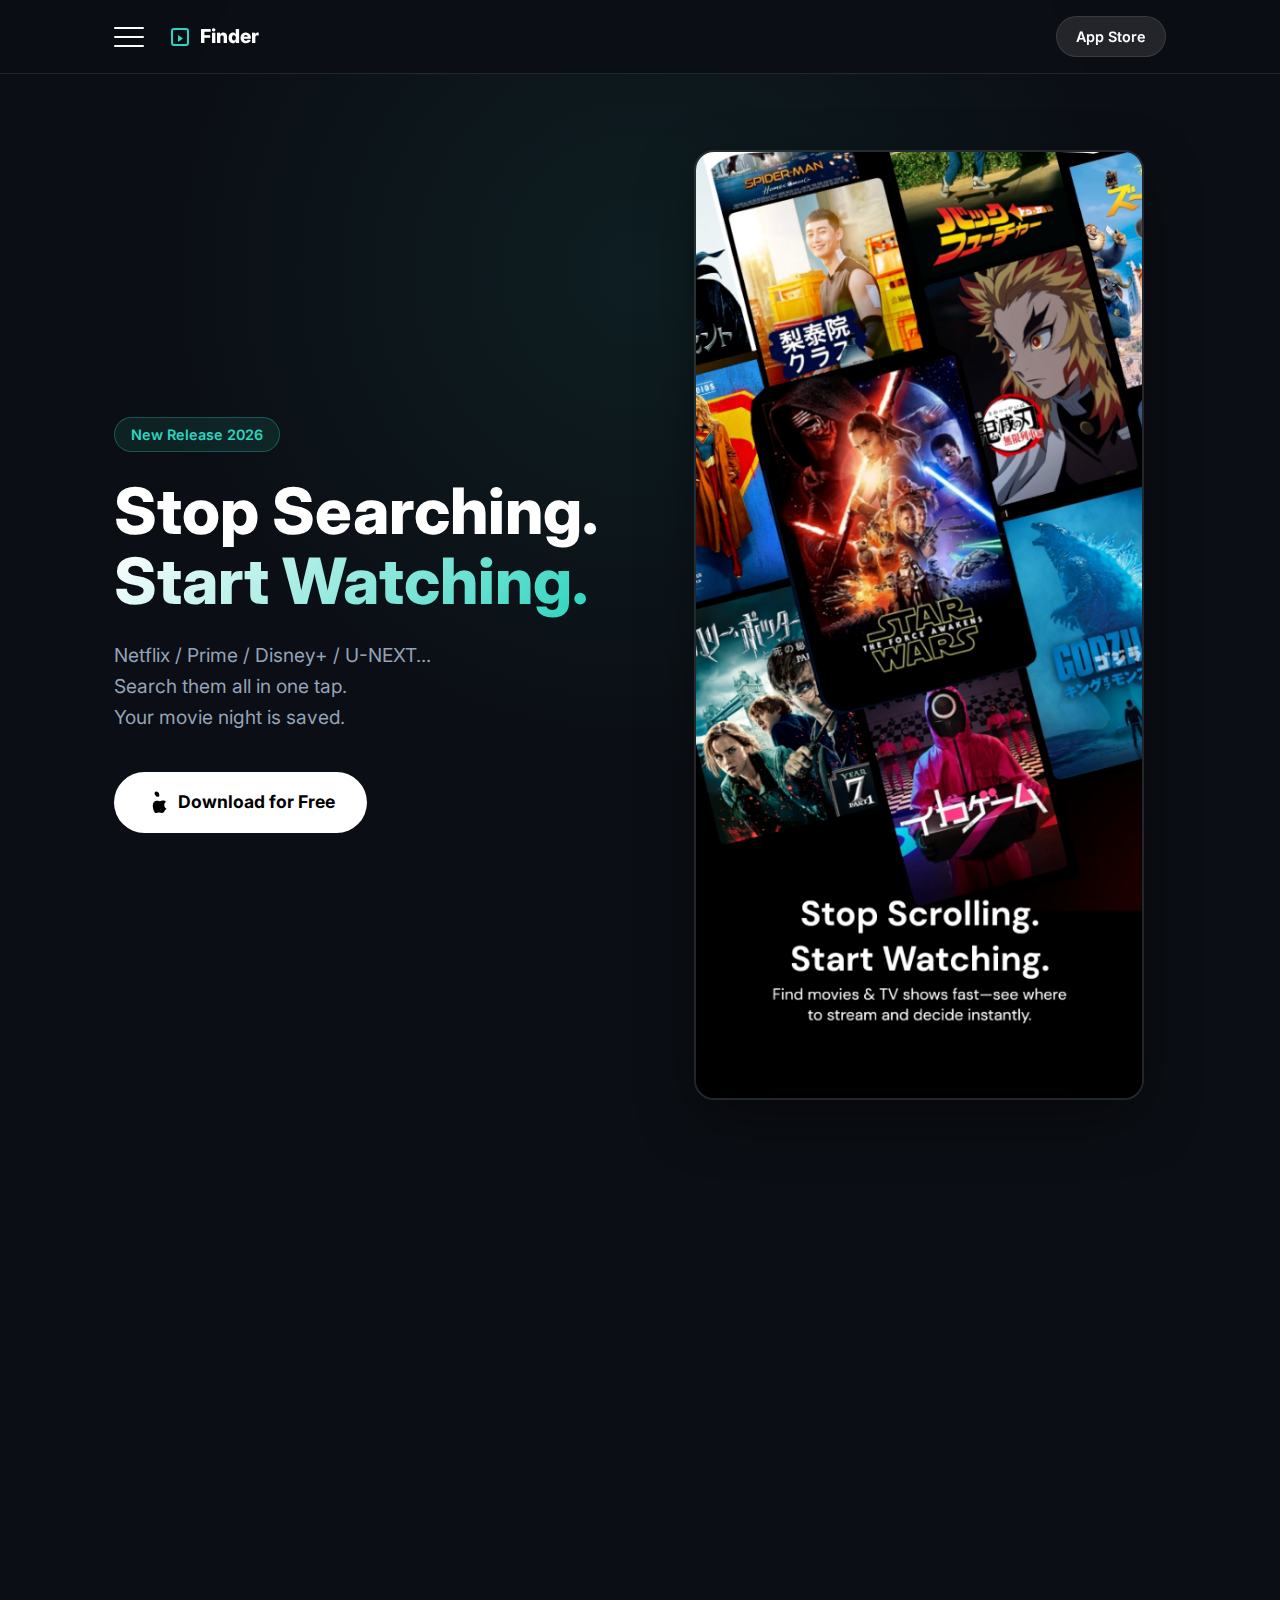
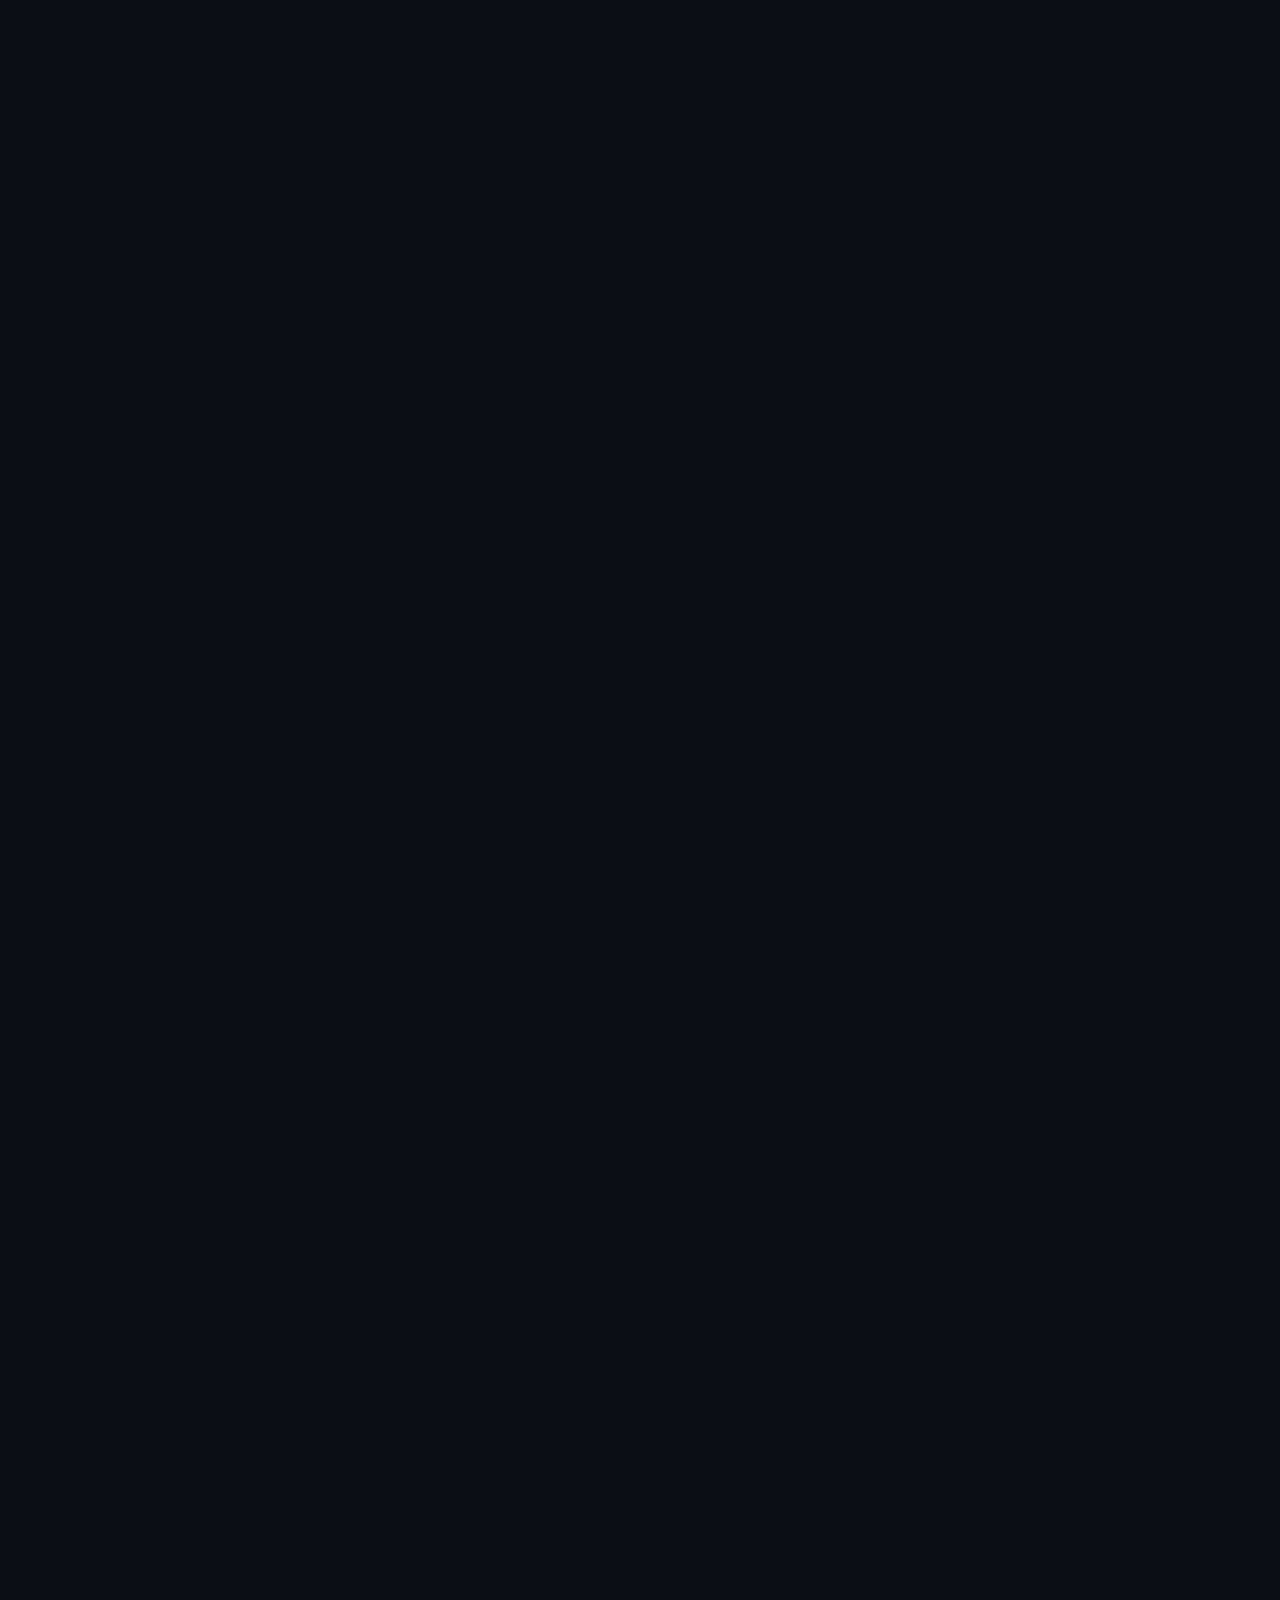
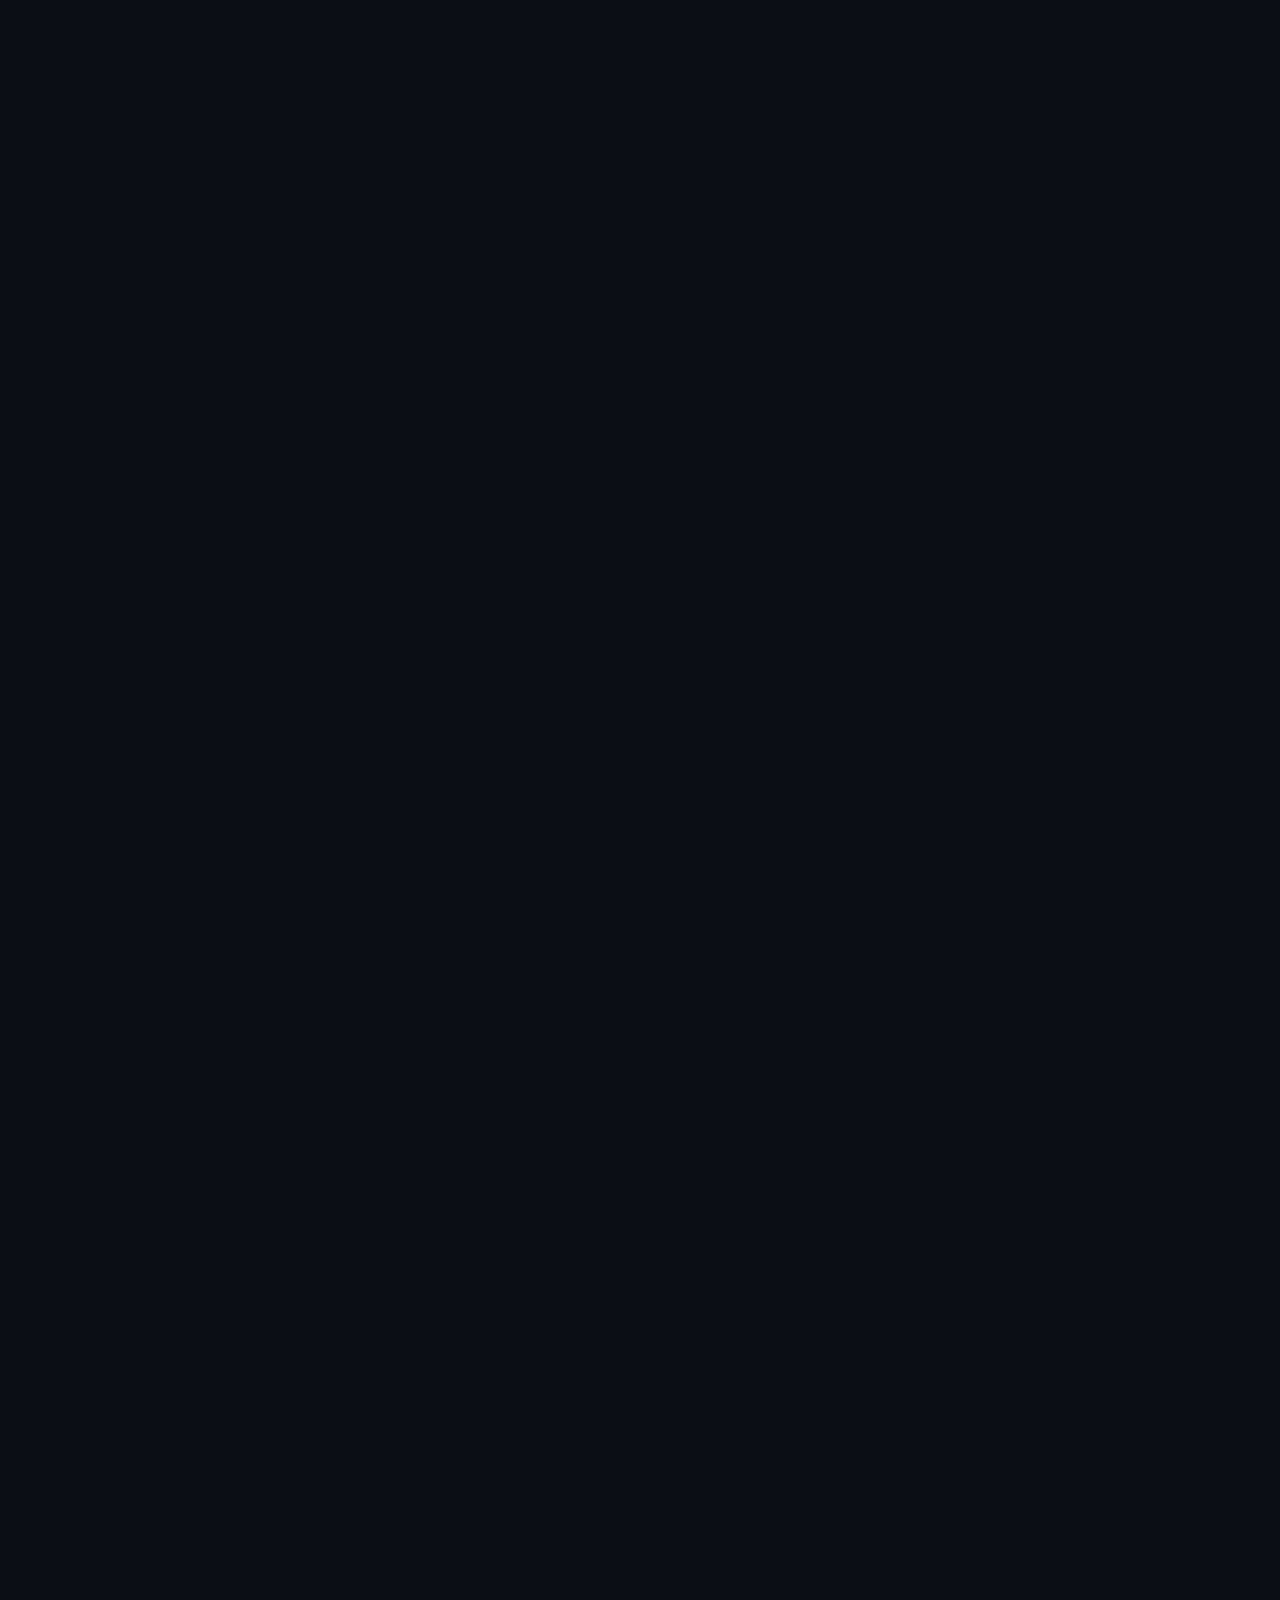
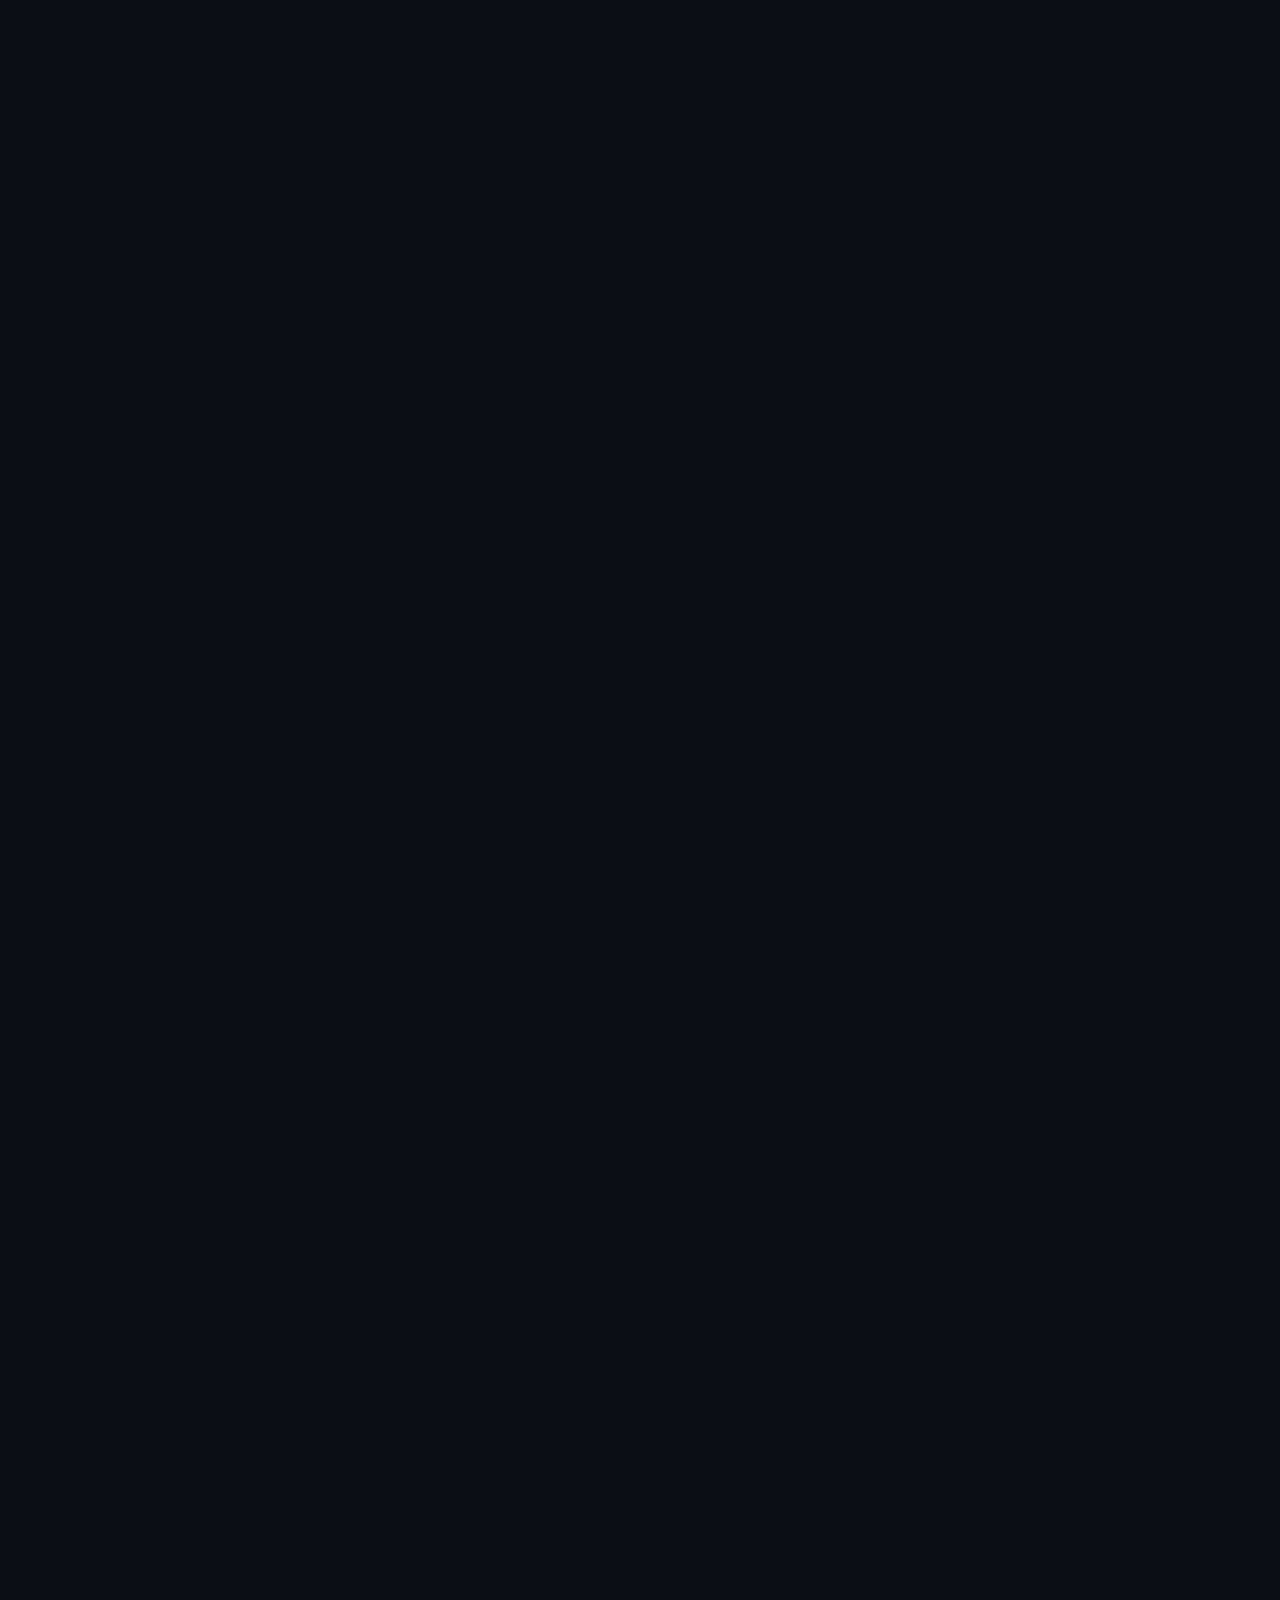
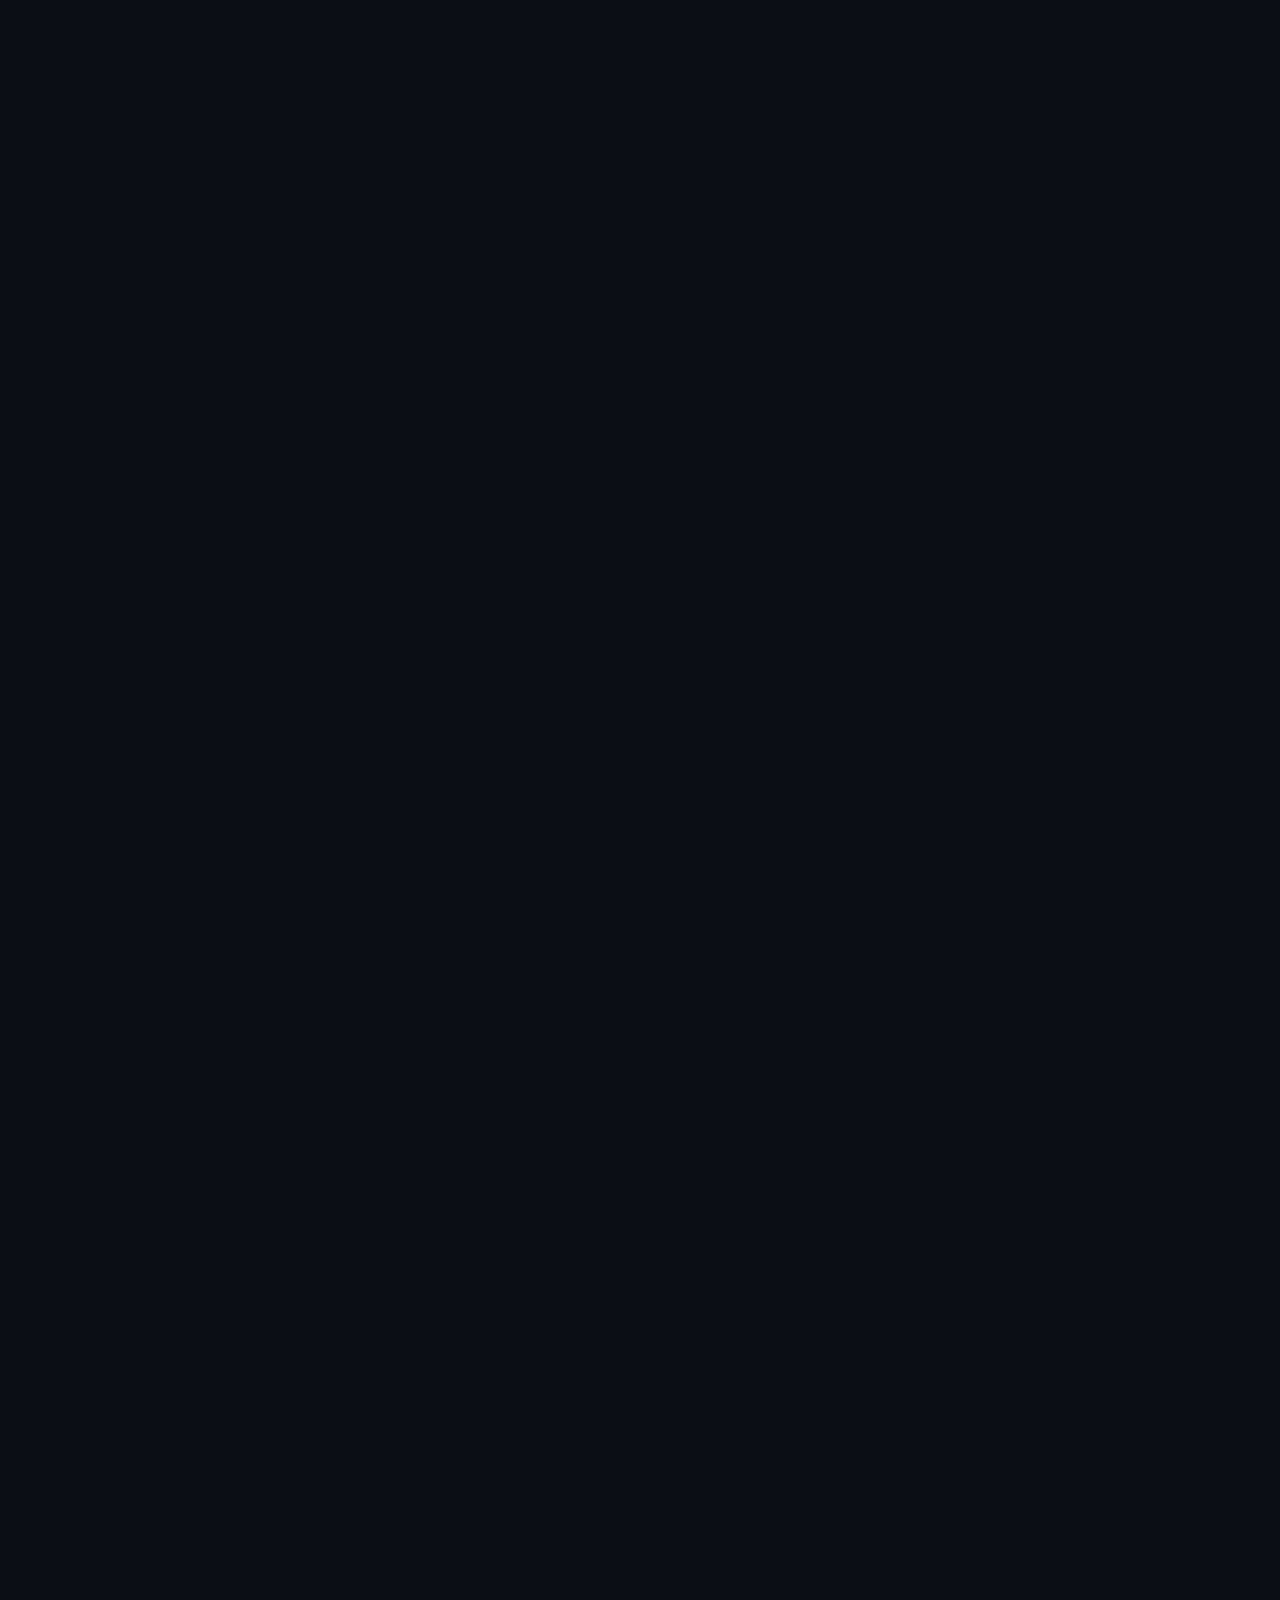
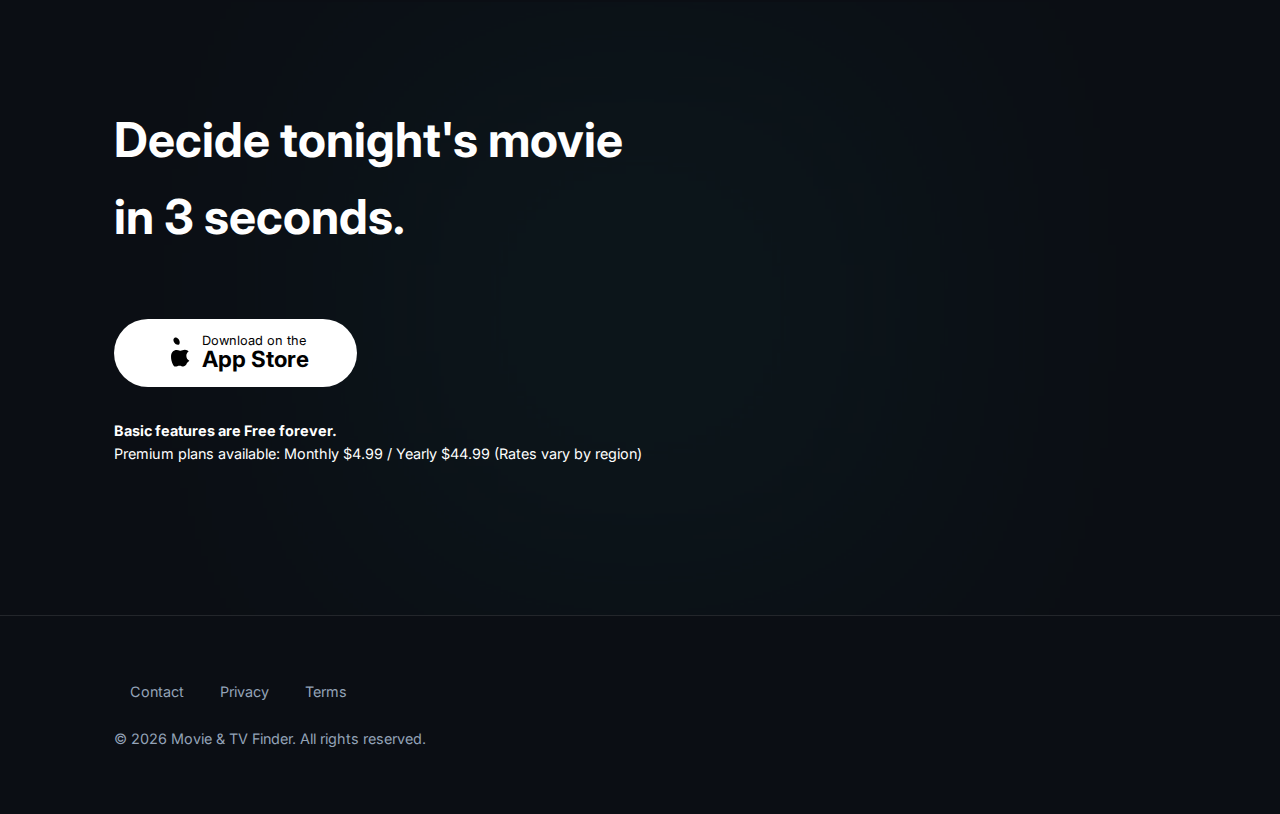
<file: index.html>
<!DOCTYPE html>
<html lang="ja">

<head>
    <meta charset="UTF-8">
    <meta name="viewport" content="width=device-width, initial-scale=1.0">
    <title>Movie & TV Finder | どの配信で観れるか、もう迷わない。</title>
    <link rel="preconnect" href="https://fonts.googleapis.com">
    <link rel="preconnect" href="https://fonts.gstatic.com" crossorigin>
    <link
        href="https://fonts.googleapis.com/css2?family=Inter:wght@400;600;800&family=Noto+Sans+JP:wght@400;700&display=swap"
        rel="stylesheet">
    <link rel="stylesheet" href="style.css">
    <script defer src="script.js"></script>
</head>

<body>

    <!-- Menu Modal -->
    <div class="menu-modal" id="menu-modal">
        <button class="close-menu" id="close-menu">&times;</button>
        <div class="lang-selector text-center">
            <h3>Select Language</h3>
            <div class="lang-options">
                <button class="lang-option active" data-lang="en">English (Global)</button>
                <button class="lang-option" data-lang="ja">日本語 (Japan)</button>
            </div>
        </div>
    </div>

    <!-- Header -->
    <header class="glass-header">
        <div class="container flex justify-between items-center">
            <div class="flex items-center">
                <button class="menu-btn" id="menu-btn">
                    <span></span><span></span><span></span>
                </button>
                <div class="logo">
                    <svg width="24" height="24" viewBox="0 0 24 24" fill="none" class="text-teal">
                        <path d="M4 6a2 2 0 012-2h12a2 2 0 012 2v12a2 2 0 01-2 2H6a2 2 0 01-2-2V6z"
                            stroke="currentColor" stroke-width="2" />
                        <path d="M10 10l5 3.5-5 3.5V10z" fill="currentColor" />
                    </svg>
                    <span>Finder</span>
                </div>
            </div>
            <a href="#download" class="btn-primary-sm" data-i18n="header_btn">App Store</a>
        </div>
    </header>

    <main>
        <!-- Hero Section -->
        <section class="hero relative">
            <div class="glow-bg"></div>
            <div class="container relative z-10 grid-hero">
                <div class="hero-content reveal-left">
                    <div class="badge-new" data-i18n="hero_new">New Release 2026</div>
                    <h1 data-i18n="hero_title">
                        Stop Searching.<br>
                        <span class="text-gradient">Start Watching.</span>
                    </h1>
                    <p class="hero-sub" data-i18n="hero_sub">
                        Netflix / Prime / Disney+ / U-NEXT...<br>
                        Search them all in one tap.<br>
                        Your movie night is saved.
                    </p>
                    <a href="#download" class="btn-app-store">
                        <svg viewBox="0 0 24 24" fill="currentColor" width="24" height="24">
                            <path
                                d="M18.71 19.5c-.314 1.157-1.337 2.558-2.703 2.558-.9 0-1.841-.56-2.766-.56-1.57 0-2.092.67-3.778.56C8.567 21.84 6.77 18.25 6.77 14.73c0-3.35 1.76-5.06 4.35-5.06 1.49 0 2.22.61 2.9.61.64 0 1.87-.67 3.12-.67 1.25 0 2.15.53 2.85 1.26-2.58 1.57-2.18 5.7.53 6.94l-1.81 1.69zM13 5.43c.6-1.28.3-3.15-.9-4.2C10.74-.03 9.49.25 8.78 1.39c-.56 1.07.03 2.92 1.34 3.78.81.56 2.09.95 2.88.26z" />
                        </svg>
                        <span data-i18n="hero_cta">Download for Free</span>
                    </a>
                </div>
                <div class="hero-visual">
                    <img src="./images/hero_collage.png?v=4" alt="Stop Scrolling Start Watching" class="hero-collage">
                </div>
            </div>
        </section>

        <!-- Problem / Psychology Section -->
        <section class="problem-section container text-center reveal-up">
            <h2 class="section-title" data-i18n="prob_title">
                Movie night decided.<br>
                <span class="text-orange">But where to watch?</span>
            </h2>
            <div class="problem-cards flex justify-center gap-4 wrap">
                <div class="p-card">
                    <span class="emoji">😩</span>
                    <p data-i18n="prob_1">Opening apps one by one...</p>
                </div>
                <div class="p-card">
                    <span class="emoji">💔</span>
                    <p data-i18n="prob_2">Thought it was rental, actually free...</p>
                </div>
                <div class="p-card">
                    <span class="emoji">⏳</span>
                    <p data-i18n="prob_3">20 mins wasted searching...</p>
                </div>
            </div>
            <div class="arrow-down">↓</div>
            <p class="solution-text" data-i18n="sol_text">
                Movie & TV Finder.<br>
                <strong class="text-teal">Just type title. 3 sec result.</strong>
            </p>
        </section>

        <!-- Features Section -->
        <section class="features container">

            <!-- Feature 1: Search -->
            <div class="feature-row reverse reveal-left">
                <div class="feature-text">
                    <div class="feature-icon">🔍</div>
                    <h3 data-i18n="feature_search_title">Cross-Platform Search</h3>
                    <p data-i18n="feature_search_desc">Find where your movie is streaming instantly. Covers Netflix,
                        Amazon Prime, Disney+, Hulu, U-NEXT, and more.</p>
                </div>
                <div class="feature-img-box">
                    <img src="./images/ui_home.png?v=3" class="f-img shadow-lg" alt="Cross-platform search">
                </div>
            </div>

            <!-- Feature 2: History & Favorites -->
            <div class="feature-row reveal-right">
                <div class="feature-text">
                    <div class="feature-icon">🔖</div>
                    <h3 data-i18n="feature_history_title">Never lose a 'Watch Later'</h3>
                    <p data-i18n="feature_history_desc">Add to favorites with one tap. No more 'What was that movie?'
                        moments.</p>
                </div>
                <div class="feature-img-box no-stack">
                    <!-- Removed stacking for now to fix overlap issue on mobile -->
                    <img src="./images/ui_favorites.png?v=3" class="f-img shadow-lg" alt="Favorites">
                </div>
            </div>

            <!-- Feature 3: Random -->
            <div class="feature-row reverse reveal-left">
                <div class="feature-text">
                    <div class="feature-icon">🎲</div>
                    <h3 data-i18n="feature_random_title">Meet your Destiny</h3>
                    <p data-i18n="feature_random_desc">Can't decide? Let the Random Picker decide your night's fate.</p>
                </div>
                <div class="feature-img-box">
                    <img src="./images/ui_random.png?v=3" class="f-img shadow-lg" alt="Random Pick">
                </div>
            </div>

            <!-- Feature 4: Multi-Language (New) -->
            <div class="feature-row reveal-right">
                <div class="feature-text">
                    <div class="feature-icon">🌏</div>
                    <h3 data-i18n="feature_lang_title">Use in Your Language</h3>
                    <p data-i18n="feature_lang_desc">Fully localized for your convenience. Switch languages instantly
                        from the settings.</p>
                </div>
                <div class="feature-img-box">
                    <img src="./images/ui_language.png?v=3" class="f-img shadow-lg" alt="Multi-language Support"
                        style="max-height: 500px;">
                </div>
            </div>

        </section>

        <!-- Premium Section -->
        <section class="premium-section angle-bg reveal-up">
            <div class="container text-center">
                <h2 data-i18n="premium_title">Upgrade to <span class="text-gold">Premium</span></h2>
                <p class="premium-sub" data-i18n="premium_sub">First Class Experience.</p>

                <div class="pricing-grid">
                    <!-- Free Plan -->
                    <div class="pricing-card free">
                        <h3 data-i18n="plan_free_name">Free Plan</h3>
                        <div class="price" data-i18n="plan_free_price">Free</div>
                        <ul class="benefit-list">
                            <li>✅ <span data-i18n="benefit_basic_search">Basic Search</span></li>
                            <li>✅ <span data-i18n="benefit_random">Random Picker</span></li>
                            <li>✅ <span data-i18n="benefit_free_fav">Favorites: Limit 3</span></li>
                            <li>⚠️ <span data-i18n="benefit_ads">Ad Supported</span></li>
                        </ul>
                        <a href="#download" class="btn-free" data-i18n="btn_free">Current Plan</a>
                    </div>

                    <!-- Monthly Plan -->
                    <div class="pricing-card monthly">
                        <h3 data-i18n="plan_monthly_name">Monthly Plan</h3>
                        <div class="price">
                            <span id="price-val-m">$4.99</span>
                            <span class="period" data-i18n="price_sub_monthly">/ month</span>
                        </div>
                        <ul class="benefit-list">
                            <li>✅ <span data-i18n="benefit_1">Unlimited Favorites</span></li>
                            <li>✅ <span data-i18n="benefit_2">Advanced Filters</span></li>
                            <li>✅ <span data-i18n="benefit_3">Ad-Free</span></li>
                            <!-- Removed Family Sharing for Monthly as requested -->
                        </ul>
                        <a href="#download" class="btn-premium sm" data-i18n="btn_upgrade">Upgrade</a>
                    </div>

                    <!-- Yearly Plan -->
                    <div class="pricing-card yearly featured">
                        <div class="plan-badge" data-i18n="plan_badge">Best Value</div>
                        <h3 data-i18n="plan_yearly_name">Yearly Plan</h3>
                        <div class="price">
                            <span id="price-val-y">$44.99</span>
                            <span class="period" data-i18n="price_sub_yearly">/ year</span>
                        </div>
                        <p class="save-tag" data-i18n="benefit_save">Save 2 months</p>
                        <ul class="benefit-list">
                            <li>✅ <span data-i18n="benefit_1">Unlimited Favorites</span></li>
                            <li>✅ <span data-i18n="benefit_2">Advanced Filters</span></li>
                            <li>✅ <span data-i18n="benefit_3">Ad-Free</span></li>
                            <li>✅ <span data-i18n="benefit_4">Family Sharing</span></li>
                        </ul>
                        <a href="#download" class="btn-premium" data-i18n="btn_upgrade">Upgrade</a>
                    </div>
                </div>

                <div class="ui-preview-premium mt-12">
                    <img src="./images/ui_settings.png?v=3" id="premium-ui-img" alt="Premium Settings UI"
                        class="shadow-2xl border-gold">
                </div>
            </div>
        </section>

        <!-- FAQ -->
        <section class="container faq-section reveal-up">
            <h2 class="text-center mb-8" data-i18n="faq_title">FAQ</h2>
            <div class="faq-grid">
                <details>
                    <summary data-i18n="faq_1_q">Is it free?</summary>
                    <p data-i18n="faq_1_a">Yes! Basic search and browsing are 100% Free.</p>
                </details>
                <details>
                    <summary data-i18n="faq_2_q">Which services?</summary>
                    <p data-i18n="faq_2_a">Major global & local platforms: Netflix, Prime, Disney+, Hulu, U-NEXT, etc.
                    </p>
                </details>
                <details>
                    <summary data-i18n="faq_3_q">Can I watch in app?</summary>
                    <p data-i18n="faq_3_a">No, we are a search engine. We link you directly to the streaming apps.</p>
                </details>
            </div>
        </section>

        <!-- CTA Final -->
        <section class="cta-final text-center" id="download">
            <div class="glow-spot"></div>
            <div class="container relative z-10">
                <h2 data-i18n="cta_title">Decide tonight's movie<br>in 3 seconds.</h2>
                <a href="#" class="btn-app-store large mt-8">
                    <svg viewBox="0 0 24 24" fill="currentColor" width="32" height="32">
                        <path
                            d="M18.71 19.5c-.314 1.157-1.337 2.558-2.703 2.558-.9 0-1.841-.56-2.766-.56-1.57 0-2.092.67-3.778.56C8.567 21.84 6.77 18.25 6.77 14.73c0-3.35 1.76-5.06 4.35-5.06 1.49 0 2.22.61 2.9.61.64 0 1.87-.67 3.12-.67 1.25 0 2.15.53 2.85 1.26-2.58 1.57-2.18 5.7.53 6.94l-1.81 1.69zM13 5.43c.6-1.28.3-3.15-.9-4.2C10.74-.03 9.49.25 8.78 1.39c-.56 1.07.03 2.92 1.34 3.78.81.56 2.09.95 2.88.26z" />
                    </svg>
                    <div>
                        <span class="sub">Download on the</span>
                        <span class="main">App Store</span>
                    </div>
                </a>
                <p class="mt-8 text-muted" style="font-size: 0.9rem;">
                    <strong data-i18n="cta_note_free">Basic features are Free forever.</strong><br>
                    <span data-i18n="cta_note_premium">Premium plans available: Monthly $4.99 / Yearly $44.99 (Rates
                        vary by region)</span>
                </p>
            </div>
        </section>
    </main>

    <footer>
        <div class="container text-center">
            <div class="footer-links">
                <a href="contact.html" data-i18n="footer_contact">Contact</a>
                <a href="privacy.html" data-i18n="footer_privacy">Privacy</a>
                <a href="terms.html" data-i18n="footer_terms">Terms</a>
            </div>
            <p class="copyright">&copy; 2026 Movie & TV Finder. All rights reserved.</p>
        </div>
    </footer>

</body>

</html>
</file>
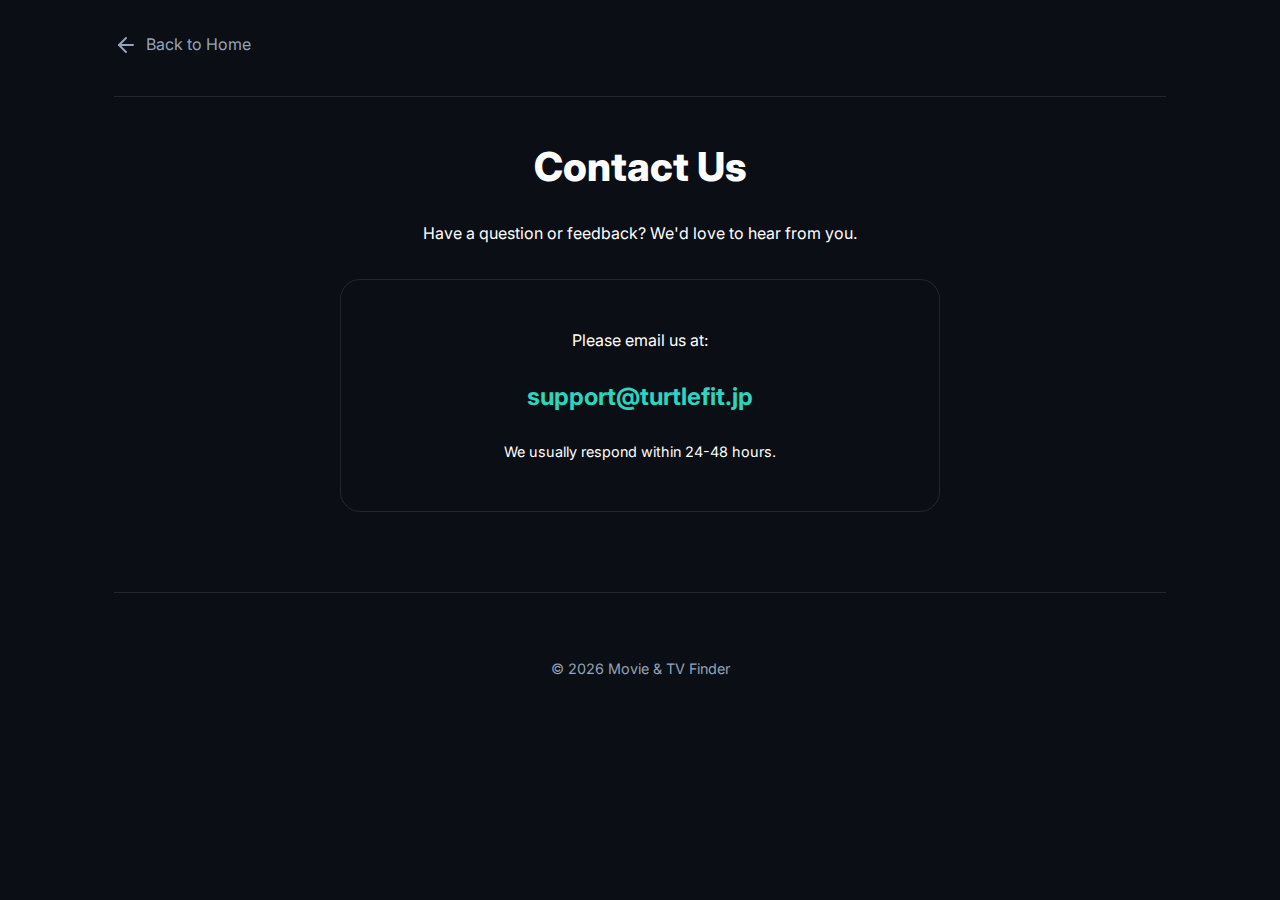
<file: contact.html>
<!DOCTYPE html>
<html lang="en">

<head>
    <meta charset="UTF-8">
    <meta name="viewport" content="width=device-width, initial-scale=1.0">
    <title>Contact Us - Movie & TV Finder</title>
    <link rel="stylesheet" href="style.css">
    <link rel="preconnect" href="https://fonts.googleapis.com">
    <link rel="preconnect" href="https://fonts.gstatic.com" crossorigin>
    <link
        href="https://fonts.googleapis.com/css2?family=Inter:wght@400;600;800&family=Noto+Sans+JP:wght@400;700&display=swap"
        rel="stylesheet">
    <style>
        .page-header {
            padding: 2rem 0;
            border-bottom: 1px solid var(--glass-border);
            margin-bottom: 3rem;
        }

        .back-link {
            display: inline-flex;
            align-items: center;
            color: var(--text-muted);
            text-decoration: none;
            font-size: 1rem;
            transition: color 0.3s;
        }

        .back-link:hover {
            color: var(--primary);
        }

        .back-link svg {
            margin-right: 0.5rem;
        }

        .contact-content {
            max-width: 600px;
            margin: 0 auto;
            text-align: center;
        }

        .contact-content h1 {
            font-size: 2.5rem;
            margin-bottom: 2rem;
            color: white;
        }

        .contact-card {
            background: var(--surface);
            border: 1px solid var(--glass-border);
            border-radius: 20px;
            padding: 3rem;
            margin-top: 2rem;
        }

        .contact-email {
            font-size: 1.5rem;
            color: var(--primary);
            font-weight: bold;
            display: block;
            margin: 1.5rem 0;
            text-decoration: none;
        }

        .contact-email:hover {
            text-decoration: underline;
        }
    </style>
</head>

<body>

    <div class="container">
        <header class="page-header">
            <a href="index.html" class="back-link">
                <svg width="24" height="24" viewBox="0 0 24 24" fill="none" stroke="currentColor" stroke-width="2"
                    stroke-linecap="round" stroke-linejoin="round">
                    <line x1="19" y1="12" x2="5" y2="12"></line>
                    <polyline points="12 19 5 12 12 5"></polyline>
                </svg>
                Back to Home
            </a>
        </header>

        <div class="contact-content">
            <h1>Contact Us</h1>
            <p class="text-muted">Have a question or feedback? We'd love to hear from you.</p>

            <div class="contact-card">
                <p>Please email us at:</p>
                <a href="mailto:support@turtlefit.jp" class="contact-email">support@turtlefit.jp</a>
                <p class="text-muted" style="font-size: 0.9rem;">We usually respond within 24-48 hours.</p>
            </div>
        </div>

        <footer style="margin-top: 5rem; padding-bottom: 2rem; text-align: center; color: var(--text-muted);">
            &copy; 2026 Movie & TV Finder
        </footer>
    </div>

</body>

</html>
</file>
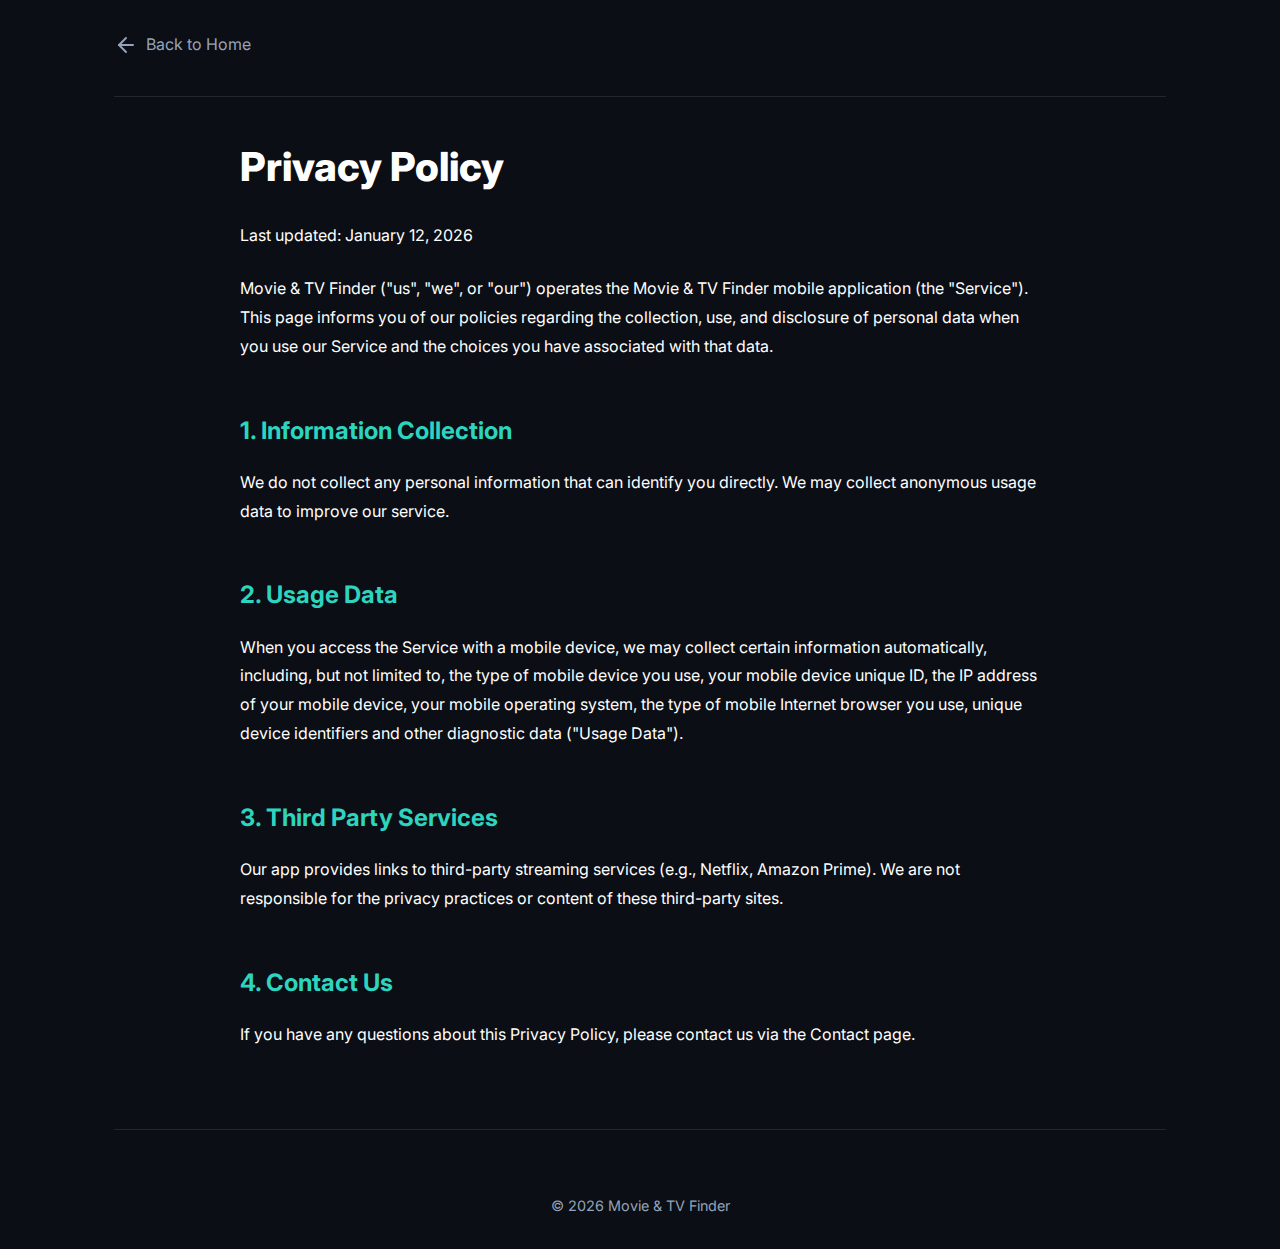
<file: privacy.html>
<!DOCTYPE html>
<html lang="en">

<head>
    <meta charset="UTF-8">
    <meta name="viewport" content="width=device-width, initial-scale=1.0">
    <title>Privacy Policy - Movie & TV Finder</title>
    <link rel="stylesheet" href="style.css">
    <link rel="preconnect" href="https://fonts.googleapis.com">
    <link rel="preconnect" href="https://fonts.gstatic.com" crossorigin>
    <link
        href="https://fonts.googleapis.com/css2?family=Inter:wght@400;600;800&family=Noto+Sans+JP:wght@400;700&display=swap"
        rel="stylesheet">
    <style>
        .page-header {
            padding: 2rem 0;
            border-bottom: 1px solid var(--glass-border);
            margin-bottom: 3rem;
        }

        .back-link {
            display: inline-flex;
            align-items: center;
            color: var(--text-muted);
            text-decoration: none;
            font-size: 1rem;
            transition: color 0.3s;
        }

        .back-link:hover {
            color: var(--primary);
        }

        .back-link svg {
            margin-right: 0.5rem;
        }

        .policy-content {
            max-width: 800px;
            margin: 0 auto;
            line-height: 1.8;
            color: var(--text-main);
        }

        .policy-content h1 {
            font-size: 2.5rem;
            margin-bottom: 2rem;
            color: white;
        }

        .policy-content h2 {
            font-size: 1.5rem;
            margin-top: 3rem;
            margin-bottom: 1rem;
            color: var(--primary);
        }

        .policy-content p {
            margin-bottom: 1.5rem;
        }
    </style>
</head>

<body>

    <div class="container">
        <header class="page-header">
            <a href="index.html" class="back-link">
                <svg width="24" height="24" viewBox="0 0 24 24" fill="none" stroke="currentColor" stroke-width="2"
                    stroke-linecap="round" stroke-linejoin="round">
                    <line x1="19" y1="12" x2="5" y2="12"></line>
                    <polyline points="12 19 5 12 12 5"></polyline>
                </svg>
                Back to Home
            </a>
        </header>

        <article class="policy-content">
            <h1>Privacy Policy</h1>
            <p>Last updated: January 12, 2026</p>

            <p>Movie & TV Finder ("us", "we", or "our") operates the Movie & TV Finder mobile application (the
                "Service"). This page informs you of our policies regarding the collection, use, and disclosure of
                personal data when you use our Service and the choices you have associated with that data.</p>

            <h2>1. Information Collection</h2>
            <p>We do not collect any personal information that can identify you directly. We may collect anonymous usage
                data to improve our service.</p>

            <h2>2. Usage Data</h2>
            <p>When you access the Service with a mobile device, we may collect certain information automatically,
                including, but not limited to, the type of mobile device you use, your mobile device unique ID, the IP
                address of your mobile device, your mobile operating system, the type of mobile Internet browser you
                use, unique device identifiers and other diagnostic data ("Usage Data").</p>

            <h2>3. Third Party Services</h2>
            <p>Our app provides links to third-party streaming services (e.g., Netflix, Amazon Prime). We are not
                responsible for the privacy practices or content of these third-party sites.</p>

            <h2>4. Contact Us</h2>
            <p>If you have any questions about this Privacy Policy, please contact us via the Contact page.</p>
        </article>

        <footer style="margin-top: 5rem; padding-bottom: 2rem; text-align: center; color: var(--text-muted);">
            &copy; 2026 Movie & TV Finder
        </footer>
    </div>

</body>

</html>
</file>
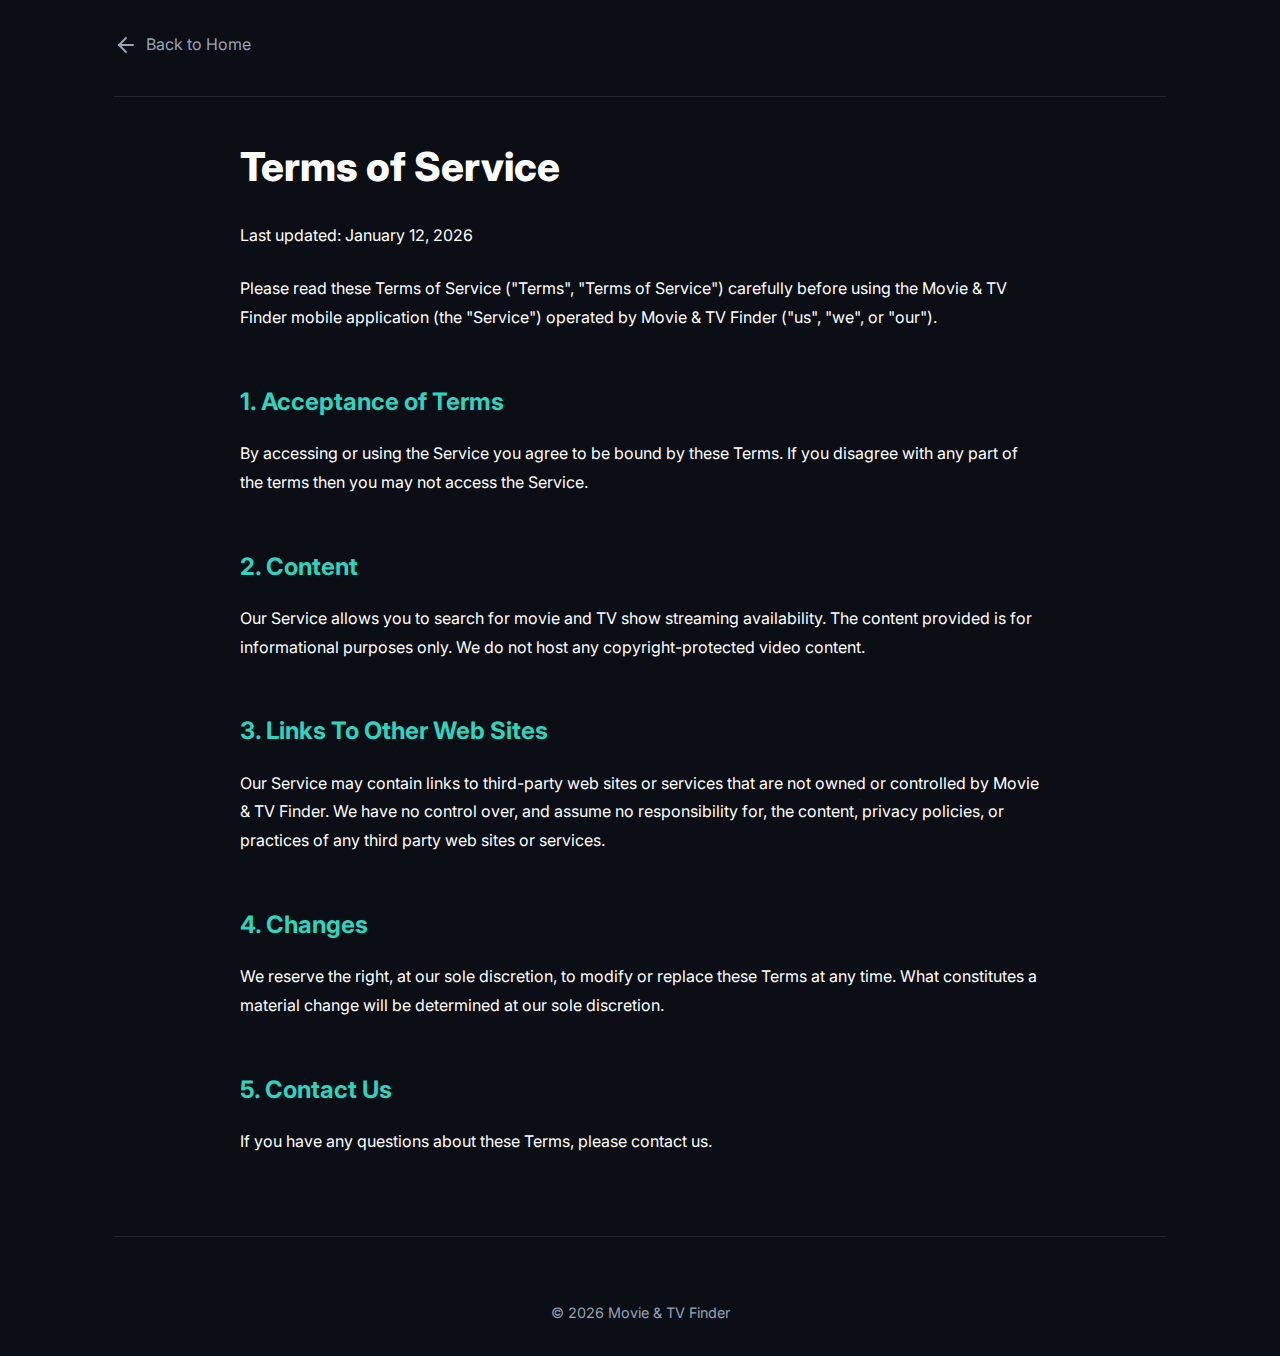
<file: terms.html>
<!DOCTYPE html>
<html lang="en">

<head>
    <meta charset="UTF-8">
    <meta name="viewport" content="width=device-width, initial-scale=1.0">
    <title>Terms of Service - Movie & TV Finder</title>
    <link rel="stylesheet" href="style.css">
    <link rel="preconnect" href="https://fonts.googleapis.com">
    <link rel="preconnect" href="https://fonts.gstatic.com" crossorigin>
    <link
        href="https://fonts.googleapis.com/css2?family=Inter:wght@400;600;800&family=Noto+Sans+JP:wght@400;700&display=swap"
        rel="stylesheet">
    <style>
        .page-header {
            padding: 2rem 0;
            border-bottom: 1px solid var(--glass-border);
            margin-bottom: 3rem;
        }

        .back-link {
            display: inline-flex;
            align-items: center;
            color: var(--text-muted);
            text-decoration: none;
            font-size: 1rem;
            transition: color 0.3s;
        }

        .back-link:hover {
            color: var(--primary);
        }

        .back-link svg {
            margin-right: 0.5rem;
        }

        .policy-content {
            max-width: 800px;
            margin: 0 auto;
            line-height: 1.8;
            color: var(--text-main);
        }

        .policy-content h1 {
            font-size: 2.5rem;
            margin-bottom: 2rem;
            color: white;
        }

        .policy-content h2 {
            font-size: 1.5rem;
            margin-top: 3rem;
            margin-bottom: 1rem;
            color: var(--primary);
        }

        .policy-content p {
            margin-bottom: 1.5rem;
        }
    </style>
</head>

<body>

    <div class="container">
        <header class="page-header">
            <a href="index.html" class="back-link">
                <svg width="24" height="24" viewBox="0 0 24 24" fill="none" stroke="currentColor" stroke-width="2"
                    stroke-linecap="round" stroke-linejoin="round">
                    <line x1="19" y1="12" x2="5" y2="12"></line>
                    <polyline points="12 19 5 12 12 5"></polyline>
                </svg>
                Back to Home
            </a>
        </header>

        <article class="policy-content">
            <h1>Terms of Service</h1>
            <p>Last updated: January 12, 2026</p>

            <p>Please read these Terms of Service ("Terms", "Terms of Service") carefully before using the Movie & TV
                Finder mobile application (the "Service") operated by Movie & TV Finder ("us", "we", or "our").</p>

            <h2>1. Acceptance of Terms</h2>
            <p>By accessing or using the Service you agree to be bound by these Terms. If you disagree with any part of
                the terms then you may not access the Service.</p>

            <h2>2. Content</h2>
            <p>Our Service allows you to search for movie and TV show streaming availability. The content provided is
                for
                informational purposes only. We do not host any copyright-protected video content.</p>

            <h2>3. Links To Other Web Sites</h2>
            <p>Our Service may contain links to third-party web sites or services that are not owned or controlled by
                Movie & TV Finder. We have no control over, and assume no responsibility for, the content, privacy
                policies, or practices of any third party web sites or services.</p>

            <h2>4. Changes</h2>
            <p>We reserve the right, at our sole discretion, to modify or replace these Terms at any time. What
                constitutes a material change will be determined at our sole discretion.</p>

            <h2>5. Contact Us</h2>
            <p>If you have any questions about these Terms, please contact us.</p>
        </article>

        <footer style="margin-top: 5rem; padding-bottom: 2rem; text-align: center; color: var(--text-muted);">
            &copy; 2026 Movie & TV Finder
        </footer>
    </div>

</body>

</html>
</file>
<file: style.css>
:root {
    --bg-dark: #0B0E14;
    --bg-surface: #151921;
    --primary: #2DD4BF;
    /* Teal */
    --primary-glow: rgba(45, 212, 191, 0.4);
    --secondary: #F59E0B;
    /* Orange */
    --secondary-glow: rgba(245, 158, 11, 0.4);
    --text-main: #FFFFFF;
    --text-muted: #94A3B8;
    --gold: #FFD700;
    --glass: rgba(255, 255, 255, 0.05);
    --glass-border: rgba(255, 255, 255, 0.1);
}

* {
    margin: 0;
    padding: 0;
    box-sizing: border-box;
}

body {
    font-family: 'Inter', 'Noto Sans JP', sans-serif;
    background-color: var(--bg-dark);
    color: var(--text-main);
    line-height: 1.6;
    overflow-x: hidden;
}

a {
    text-decoration: none;
    color: inherit;
    transition: 0.3s;
}

.container {
    max-width: 1100px;
    margin: 0 auto;
    padding: 0 1.5rem;
}

/* Typography */
h1 {
    font-size: clamp(2.5rem, 5vw, 4rem);
    font-weight: 800;
    line-height: 1.1;
    margin-bottom: 1.5rem;
}

h2 {
    font-size: clamp(2rem, 4vw, 3rem);
    font-weight: 700;
    margin-bottom: 2rem;
}

h3 {
    font-size: 1.5rem;
    font-weight: 700;
    margin-bottom: 0.5rem;
}

.text-gradient {
    background: linear-gradient(135deg, #fff 0%, var(--primary) 100%);
    -webkit-background-clip: text;
    -webkit-text-fill-color: transparent;
}

.text-teal {
    color: var(--primary);
}

.text-orange {
    color: var(--secondary);
}

.text-gold {
    color: var(--gold);
}

/* Buttons */
.btn-primary-sm {
    background: rgba(255, 255, 255, 0.1);
    border: 1px solid var(--glass-border);
    padding: 0.5rem 1.2rem;
    border-radius: 99px;
    font-weight: 600;
    font-size: 0.9rem;
}

.btn-primary-sm:hover {
    background: var(--primary);
    color: #000;
}

.btn-app-store {
    background: var(--text-main);
    color: #000;
    display: inline-flex;
    align-items: center;
    gap: 0.5rem;
    padding: 1rem 2rem;
    border-radius: 99px;
    font-weight: 700;
    font-size: 1.1rem;
    transition: transform 0.2s, box-shadow 0.2s;
}

.btn-app-store:hover {
    transform: translateY(-2px);
    box-shadow: 0 10px 30px rgba(255, 255, 255, 0.2);
}

.btn-app-store.large {
    padding: 1rem 3rem;
    font-size: 1.2rem;
}

.btn-app-store .sub {
    font-size: 0.8rem;
    display: block;
    font-weight: 400;
    line-height: 1;
}

.btn-app-store .main {
    font-size: 1.4rem;
    display: block;
    line-height: 1;
}

.btn-premium {
    display: block;
    width: 100%;
    background: linear-gradient(135deg, var(--gold), #FFA500);
    color: #000;
    padding: 1rem;
    border-radius: 12px;
    font-weight: 700;
    margin-top: 1.5rem;
    box-shadow: 0 4px 15px rgba(255, 215, 0, 0.3);
}

.btn-premium:hover {
    filter: brightness(1.1);
    transform: translateY(-1px);
}

/* Header */
.glass-header {
    position: fixed;
    top: 0;
    width: 100%;
    z-index: 100;
    padding: 1rem 0;
    background: rgba(11, 14, 20, 0.8);
    backdrop-filter: blur(12px);
    border-bottom: 1px solid var(--glass-border);
}

.logo {
    display: flex;
    align-items: center;
    gap: 0.5rem;
    font-weight: 800;
    font-size: 1.2rem;
}

/* Hero */
.hero {
    padding-top: 150px;
    padding-bottom: 100px;
    overflow: hidden;
}

.glow-bg {
    position: absolute;
    top: -20%;
    left: 50%;
    transform: translateX(-50%);
    width: 80vw;
    height: 80vw;
    background: radial-gradient(circle, var(--primary-glow) 0%, transparent 70%);
    opacity: 0.2;
    z-index: 0;
}

.grid-hero {
    display: grid;
    grid-template-columns: 1fr 1fr;
    gap: 4rem;
    align-items: center;
}

@media (max-width: 768px) {
    .hero {
        padding-top: 100px;
        padding-bottom: 40px;
    }

    .grid-hero {
        grid-template-columns: 1fr;
        text-align: center;
        gap: 2rem;
    }

    .hero-content {
        order: 1;
    }

    .hero-visual {
        order: 2;
        margin-top: 1rem;
    }
}

.badge-new {
    display: inline-block;
    background: rgba(45, 212, 191, 0.1);
    color: var(--primary);
    padding: 0.3rem 1rem;
    border-radius: 20px;
    font-size: 0.9rem;
    font-weight: 600;
    margin-bottom: 1.5rem;
    border: 1px solid rgba(45, 212, 191, 0.3);
}

.hero-sub {
    font-size: 1.2rem;
    color: var(--text-muted);
    margin-bottom: 2.5rem;
}

/* .phone-mockup styles removed or replaced */

.hero-collage {
    width: 100%;
    max-width: 450px;
    border-radius: 20px;
    box-shadow: 0 20px 60px -10px rgba(0, 0, 0, 0.5);
    display: block;
    margin: 0 auto;
    border: 2px solid rgba(255, 255, 255, 0.1);
    animation: float 6s ease-in-out infinite;
}

@keyframes float {

    0%,
    100% {
        transform: translateY(0);
    }

    50% {
        transform: translateY(-15px);
    }
}

/* Problem Section */
.problem-section {
    padding: 100px 0;
}

.problem-cards {
    margin-top: 3rem;
    display: flex;
    flex-wrap: wrap;
    justify-content: center;
}

.p-card {
    background: var(--bg-surface);
    padding: 2rem;
    border-radius: 20px;
    border: 1px solid var(--glass-border);
    width: 280px;
    text-align: center;
}

.emoji {
    font-size: 3rem;
    display: block;
    margin-bottom: 1rem;
}

.arrow-down {
    font-size: 2rem;
    color: var(--text-muted);
    margin: 2rem 0;
    animation: bounce 2s infinite;
}

@keyframes bounce {

    0%,
    100% {
        transform: translateY(0);
        opacity: 0.5;
    }

    50% {
        transform: translateY(10px);
        opacity: 1;
    }
}

/* Features */
.features {
    padding: 50px 0;
}

.feature-row {
    display: flex;
    align-items: center;
    gap: 4rem;
    margin-bottom: 150px;
}

.feature-row.reverse {
    flex-direction: row-reverse;
}

@media (max-width: 768px) {

    .feature-row,
    .feature-row.reverse {
        flex-direction: column;
        text-align: center;
        gap: 2rem;
        margin-bottom: 100px;
    }
}

.feature-text {
    flex: 1;
}

.feature-img-box {
    flex: 1;
    position: relative;
    display: flex;
    justify-content: center;
}

.feature-icon {
    font-size: 3rem;
    margin-bottom: 1rem;
    display: inline-block;
    background: rgba(255, 255, 255, 0.05);
    width: 80px;
    height: 80px;
    line-height: 80px;
    border-radius: 24px;
    text-align: center;
}

.f-img {
    border-radius: 20px;
    border: 1px solid var(--glass-border);
    max-width: 80%;
    box-shadow: 0 25px 50px -12px rgba(0, 0, 0, 0.5);
}

.stack-images {
    position: relative;
}

.stack-images .f-img.secondary {
    position: absolute;
    top: 50%;
    left: 50%;
    /* Adjusted for center stack in mobile, but overlapping in desktop */
    transform: translate(-30%, 10%);
    z-index: -1;
    opacity: 0.6;
    scale: 0.9;
}

/* Premium */
.premium-section {
    background: linear-gradient(180deg, var(--bg-surface) 0%, var(--bg-dark) 100%);
    padding: 100px 0;
    position: relative;
    clip-path: polygon(0 5%, 100% 0, 100% 95%, 0 100%);
}

.angle-bg {
    margin: 50px 0;
}

/* Pricing Grid */
.pricing-grid {
    display: flex;
    justify-content: center;
    align-items: center;
    /* Align items to center */
    gap: 1.5rem;
    margin-top: 3rem;
    flex-wrap: wrap;
    /* responsive wrap */
    max-width: 1000px;
    margin-left: auto;
    margin-right: auto;
}

.pricing-card {
    background: var(--surface);
    border: 1px solid var(--glass-border);
    border-radius: 20px;
    padding: 2rem;
    text-align: center;
    position: relative;
    flex: 1;
    min-width: 280px;
    display: flex;
    flex-direction: column;
    justify-content: space-between;
    transition: transform 0.3s ease;
}

.pricing-card.free {
    border-color: #333;
}

.pricing-card.monthly {
    border-color: var(--primary);
}

.pricing-card.yearly {
    border: 2px solid var(--gold);
    transform: scale(1.05);
    z-index: 10;
    background: linear-gradient(145deg, var(--surface), #1a1f2e);
    box-shadow: 0 10px 30px rgba(0, 0, 0, 0.5);
}

.pricing-card h3 {
    font-size: 1.5rem;
    margin-bottom: 1rem;
    color: white;
}

.pricing-card .price {
    font-size: 2rem;
    font-weight: 800;
    color: var(--text-main);
    margin-bottom: 2rem;
}

.pricing-card .price .period {
    font-size: 1rem;
    font-weight: 400;
    color: var(--text-muted);
}

.pricing-card .benefit-list {
    list-style: none;
    text-align: left;
    margin-bottom: 2rem;
    font-size: 0.95rem;
}

.pricing-card .benefit-list li {
    margin-bottom: 0.8rem;
    color: var(--text-muted);
}

/* Buttons */
.btn-free {
    display: inline-block;
    padding: 0.8rem 1.5rem;
    border: 1px solid #555;
    border-radius: 99px;
    color: #888;
    text-decoration: none;
    font-weight: 600;
}

.btn-premium {
    display: inline-block;
    padding: 1rem 2rem;
    background: linear-gradient(135deg, var(--gold), #F59E0B);
    color: black;
    text-decoration: none;
    border-radius: 99px;
    font-weight: 700;
    transition: 0.3s;
    width: 100%;
}

.btn-premium.sm {
    padding: 0.8rem 1.5rem;
    font-size: 0.9rem;
    background: var(--primary);
    color: #000;
}

.btn-premium:hover {
    transform: translateY(-2px);
    box-shadow: 0 4px 15px rgba(245, 158, 11, 0.4);
}

.plan-badge {
    position: absolute;
    top: -15px;
    left: 50%;
    transform: translateX(-50%);
    background: var(--gold);
    color: black;
    padding: 0.3rem 1rem;
    border-radius: 99px;
    font-weight: 700;
    font-size: 0.9rem;
    white-space: nowrap;
}

/* Mobile responsive fixes */
@media (max-width: 900px) {
    .pricing-grid {
        flex-direction: column;
        align-items: center;
    }

    .pricing-card.yearly {
        transform: scale(1);
        /* Reset scale on mobile */
        order: -1;
        /* Show Best Value first on mobile if desired, or keep logic */
    }
}

.ui-preview-premium img {
    max-width: 300px;
    border-radius: 20px;
    border: 2px solid var(--gold);
}

/* FAQ */
.faq-section {
    padding: 100px 0;
    max-width: 800px;
}

.faq-grid details {
    background: var(--bg-surface);
    margin-bottom: 1rem;
    border-radius: 12px;
    overflow: hidden;
}

.faq-grid summary {
    padding: 1.5rem;
    cursor: pointer;
    font-weight: 600;
    list-style: none;
    display: flex;
    justify-content: space-between;
    align-items: center;
}

.faq-grid summary::after {
    content: '+';
    font-size: 1.5rem;
}

.faq-grid details[open] summary::after {
    content: '-';
}

.faq-grid p {
    padding: 0 1.5rem 1.5rem;
    color: var(--text-muted);
}

/* CTA Final */
.cta-final {
    padding: 100px 0 150px;
    position: relative;
    overflow: hidden;
}

.glow-spot {
    position: absolute;
    top: 50%;
    left: 50%;
    transform: translate(-50%, -50%);
    width: 600px;
    height: 600px;
    background: var(--primary-glow);
    filter: blur(150px);
    opacity: 0.1;
}

/* Footer */
footer {
    border-top: 1px solid var(--glass-border);
    padding: 4rem 0;
    font-size: 0.9rem;
    color: var(--text-muted);
}

.footer-links {
    margin-bottom: 1.5rem;
}

.footer-links a {
    margin: 0 1rem;
}

.footer-links a:hover {
    color: var(--primary);
}

/* Utils */
.flex {
    display: flex;
}

.flex-col {
    flex-direction: column;
}

.justify-between {
    justify-content: space-between;
}

.justify-center {
    justify-content: center;
}

.items-center {
    align-items: center;
}

.gap-4 {
    gap: 1rem;
}

.mt-8 {
    margin-top: 2rem;
}

.mb-8 {
    margin-bottom: 2rem;
}

.shadow-lg {
    box-shadow: 0 20px 40px rgba(0, 0, 0, 0.4);
}

.relative {
    position: relative;
}

.z-10 {
    z-index: 10;
}

/* Scroll Animation */
.reveal-up,
.reveal-left,
.reveal-right,
.reveal-zoom {
    opacity: 0;
    transition: all 1s ease;
}

.reveal-up {
    transform: translateY(50px);
}

.reveal-left {
    transform: translateX(-50px);
}

.reveal-right {
    transform: translateX(50px);
}

.reveal-zoom {
    transform: scale(0.9);
}

.active.reveal-up {
    opacity: 1;
    transform: translateY(0);
}

.active.reveal-left {
    opacity: 1;
    transform: translateX(0);
}

.active.reveal-right {
    opacity: 1;
    transform: translateX(0);
}

/* Menu & Modal */
.menu-btn {
    background: none;
    border: none;
    color: white;
    cursor: pointer;
    display: flex;
    flex-direction: column;
    justify-content: space-between;
    width: 30px;
    height: 20px;
    margin-right: 1.5rem;
    z-index: 101;
}

.menu-btn span {
    display: block;
    height: 2px;
    width: 100%;
    background-color: white;
    border-radius: 2px;
}

.menu-modal {
    position: fixed;
    top: 0;
    left: 0;
    width: 100%;
    height: 100%;
    background: rgba(11, 14, 20, 0.98);
    backdrop-filter: blur(15px);
    z-index: 200;
    display: flex;
    flex-direction: column;
    align-items: center;
    justify-content: center;
    opacity: 0;
    pointer-events: none;
    transition: opacity 0.3s ease;
}

.menu-modal.open {
    opacity: 1;
    pointer-events: auto;
}

.close-menu {
    position: absolute;
    top: 2rem;
    right: 2rem;
    background: none;
    border: none;
    color: white;
    font-size: 2rem;
    cursor: pointer;
}

.lang-selector h3 {
    margin-bottom: 2rem;
    font-size: 1.5rem;
    color: var(--text-muted);
}

.lang-options {
    display: flex;
    gap: 1rem;
    flex-direction: column;
}

.lang-option {
    background: transparent;
    border: 1px solid var(--glass-border);
    color: white;
    padding: 1rem 3rem;
    font-size: 1.2rem;
    border-radius: 99px;
    cursor: pointer;
    transition: 0.3s;
}

.lang-option:hover,
.lang-option.active {
    background: var(--primary);
    color: #000;
    border-color: var(--primary);
}
</file>
